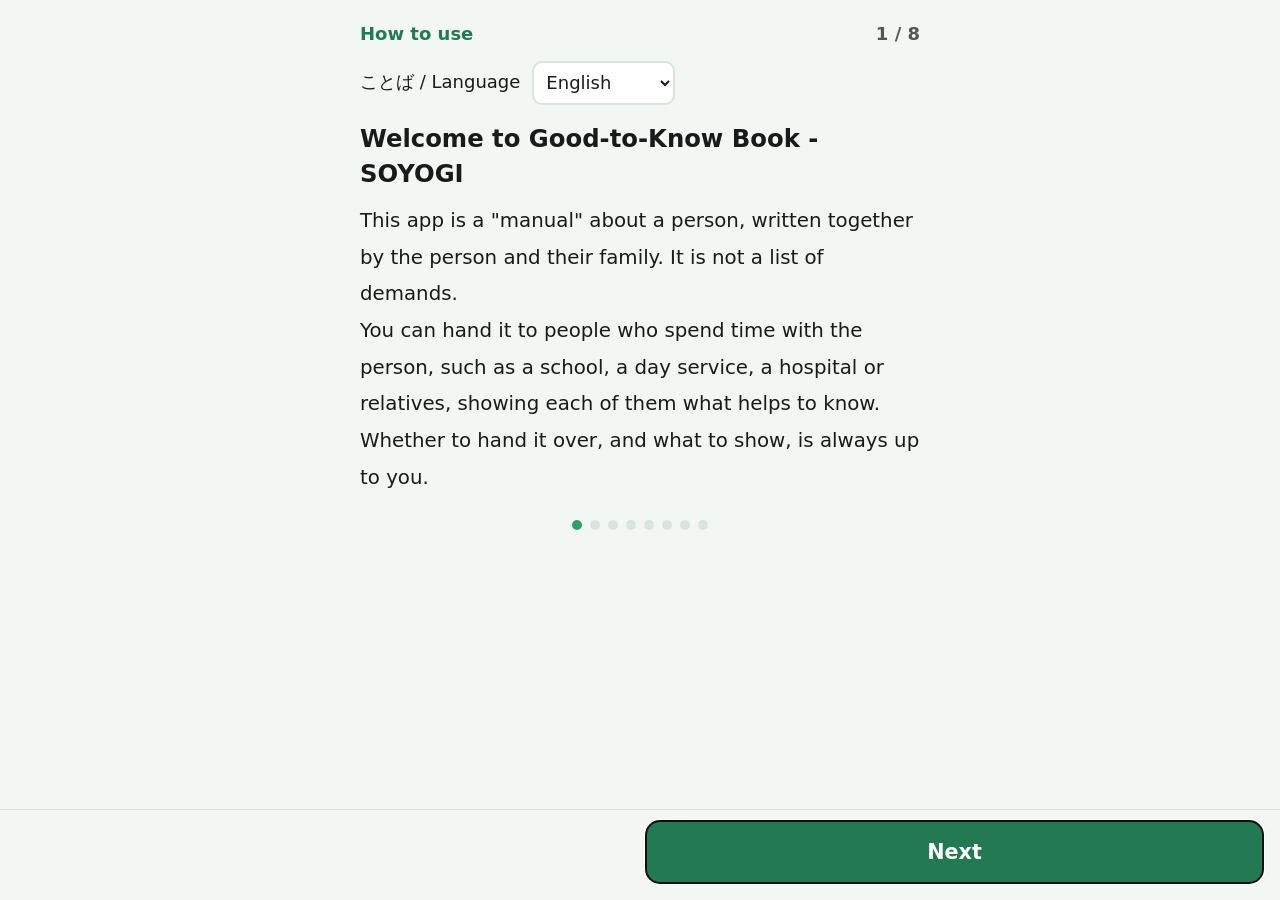
<file: index.html>
<!DOCTYPE html>
<html lang="ja">
<head>
<meta charset="UTF-8">
<meta name="viewport" content="width=device-width, initial-scale=1, viewport-fit=cover">
<meta name="theme-color" content="#2e9e6b">
<title>知って欲しい事ブック・そよぎ</title>
<meta name="description" content="家族が本人と一緒に作り、学校・預け先・医療機関に渡すサポートブック。1枚目に絶対にしないでほしいこと。端末内のみ・オフライン・登録なし。">
<link rel="manifest" href="manifest.json">
<link rel="icon" href="icons/icon-192.png">
<link rel="apple-touch-icon" href="icons/icon-192.png">
<link rel="stylesheet" href="style.css">
</head>
<body class="fs0">
<header id="hd">
  <div id="hd-title">知って欲しい事ブック・そよぎ</div>
  <div id="hd-right">
    <div id="lang-wrap">
      <span class="lang-label">Language</span>
      <select id="set-lang" aria-label="Language 言語">
        <option value="ja">日本語</option>
        <option value="en">English</option>
        <option value="de">Deutsch</option>
        <option value="fr">Français</option>
        <option value="es">Español</option>
        <option value="it">Italiano</option>
        <option value="pt">Português</option>
        <option value="nl">Nederlands</option>
        <option value="sv">Svenska</option>
        <option value="ko">한국어</option>
        <option value="zh">简体中文</option>
        <option value="ar">العربية</option>
      </select>
    </div>
  </div>
</header>

<main id="main">

  <!-- ホーム(screens/home.js が描く) -->
  <section id="scr-home" class="screen" data-scr="home"></section>
  <!-- かく(節の一覧) / 節の入力 / わたす / きょうの3つ / 「説明書です」のページ -->
  <section id="scr-book" class="screen hidden" data-scr="book"></section>
  <section id="scr-sec" class="screen hidden" data-scr="sec"></section>
  <section id="scr-give" class="screen hidden" data-scr="give"></section>
  <section id="scr-three" class="screen hidden" data-scr="three"></section>
  <section id="scr-about" class="screen hidden" data-scr="about"></section>

  <!-- BUILDER: 画面を足すときは
       <section id="scr-<id>" class="screen hidden" data-scr="<id>"></section>
       を追加し、screens/<id>.js で window.SCREENS.register('<id>', { render(container, api){...} }) する。
       ナビは下の #navbar に <button id="nav-<id>" class="nav-btn" data-scr="<id>"></button> を足す(合計6個まで)。
       i18n.js の nav.<id> にラベルを入れる(ja と en の両方)。sw.js の ASSETS にも screens/<id>.js を足す。 -->

  <!-- せってい(共通シェル。文言は app.js の I18N_MAP が入れる) -->
  <section id="scr-set" class="screen hidden" data-scr="set">
    <h2 id="set-h-normal" class="sec-h"></h2>
    <div class="set-row"><span id="lbl-fs"></span><button id="btn-fs" class="set-btn"></button></div>
    <div class="set-row"><span id="lbl-theme"></span><button id="btn-theme" class="set-btn"></button></div>
    <div class="set-row"><span id="lbl-bgm"></span><button id="btn-bgm" class="set-btn"></button></div>
    <div class="set-row"><span id="lbl-sound"></span><button id="btn-sound" class="set-btn"></button></div>

    <!-- BUILDER: アプリ固有の設定行はここに足す(id は set-app-* で) -->
    <div id="set-app-rows"></div>

    <!-- はじめての つかいかた を もう一度(app.js openGuide・GUIDE_AGAIN=false なら隠す) -->
    <div id="set-guide-row" class="set-row"><span id="lbl-guide"></span><button id="btn-guide" class="set-btn"></button></div>

    <h2 id="set-h-backup" class="sec-h"></h2>
    <p id="bk-hint" class="hint"></p>
    <div class="bk-row">
      <button id="bk-export" class="set-btn"></button>
      <button id="bk-import" class="set-btn"></button>
    </div>
    <input id="bk-file" type="file" accept="application/json,.json" class="hidden">

    <p id="set-note" class="hint"></p>
    <p class="credit"><a id="link-privacy" href="privacy.html"></a></p>
    <p class="credit"><a id="about-credit" href="https://soudansoyogi.com/" target="_blank" rel="noopener"></a></p>
    <p id="about-ver" class="credit"></p>
  </section>

</main>

<nav id="navbar">
  <button id="nav-home" class="nav-btn active" data-scr="home"></button>
  <button id="nav-book" class="nav-btn" data-scr="book"></button>
  <button id="nav-give" class="nav-btn" data-scr="give"></button>
  <button id="nav-three" class="nav-btn" data-scr="three"></button>
  <button id="nav-set" class="nav-btn" data-scr="set"></button>
</nav>

<div id="toast" class="toast" role="status" aria-live="polite"></div>

<script src="audio.js"></script>
<script src="tap.js"></script>
<script src="i18n.js"></script>
<script src="photo.js"></script>
<script src="screens/router.js"></script>
<script src="screens/common.js"></script>
<script src="screens/home.js"></script>
<script src="screens/book.js"></script>
<script src="screens/sec.js"></script>
<script src="screens/give.js"></script>
<script src="screens/three.js"></script>
<script src="screens/about.js"></script>
<script src="app.js"></script>
</body>
</html>
</file>
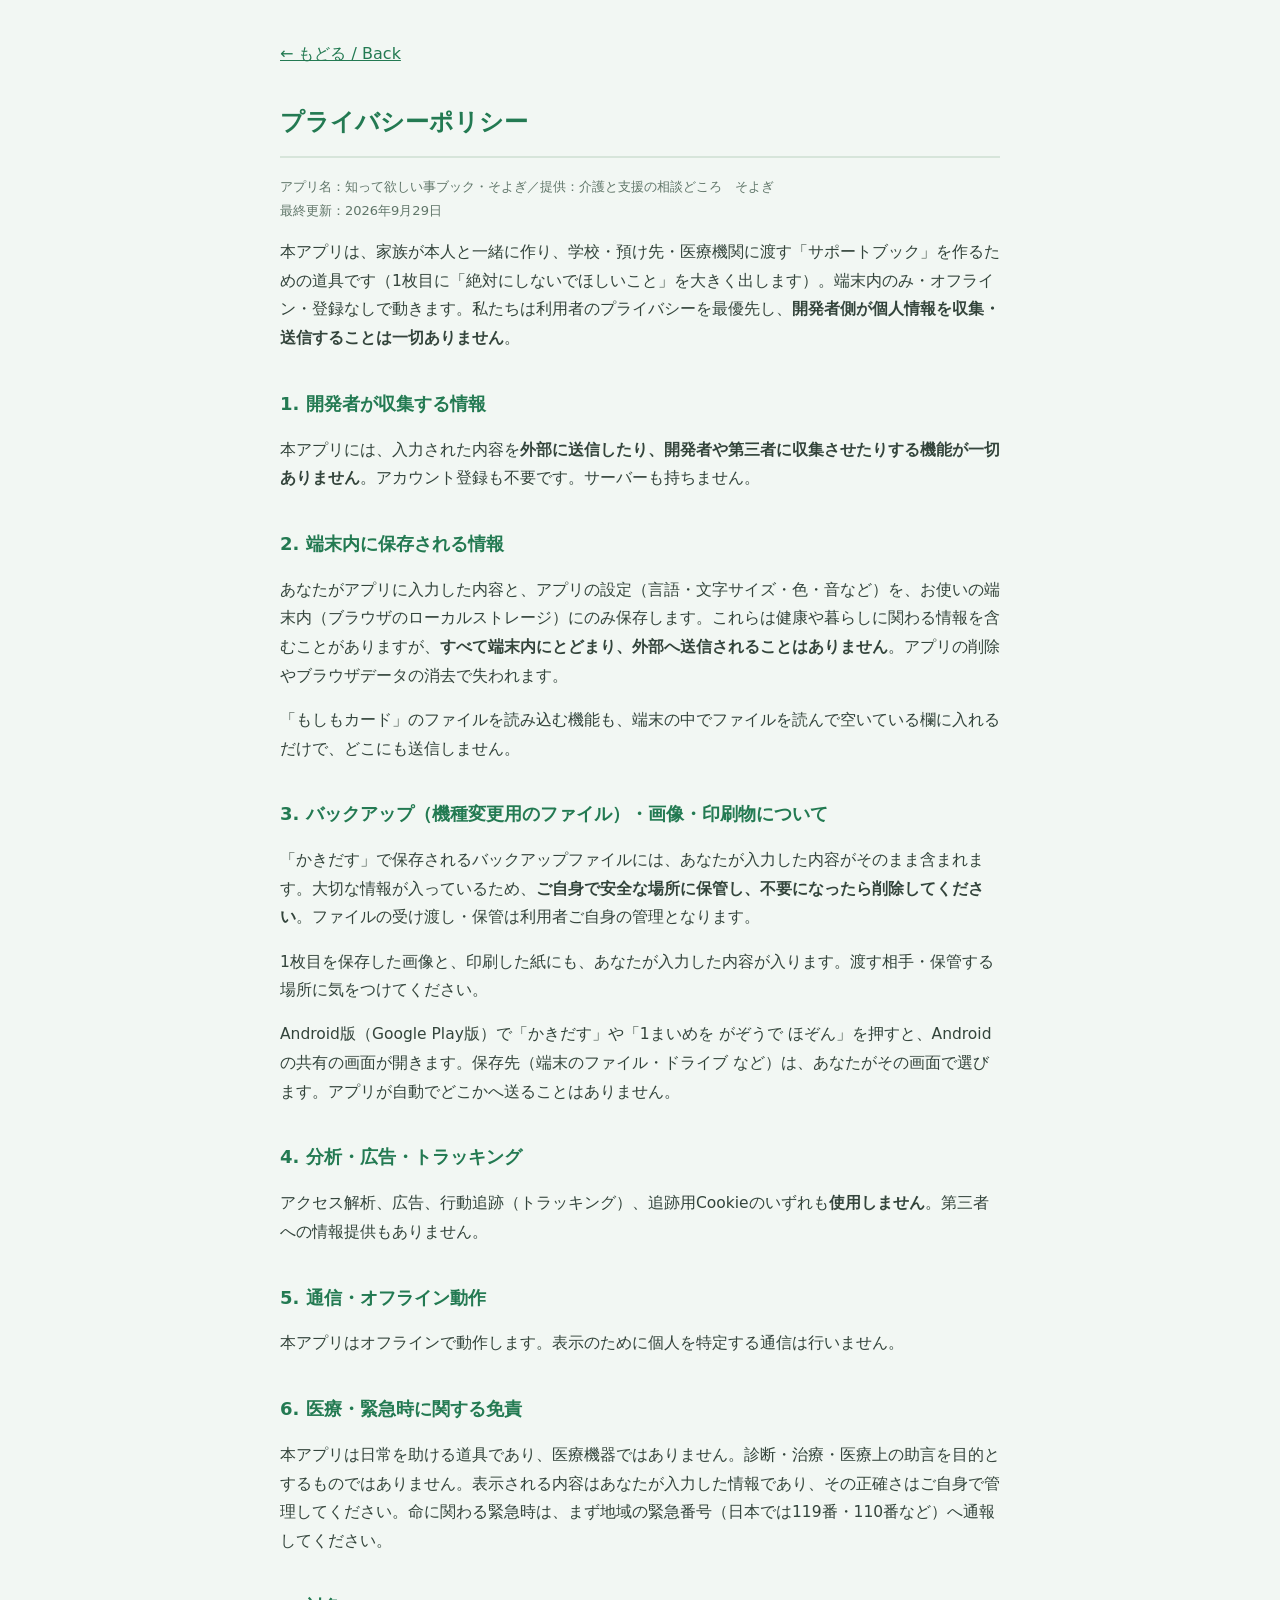
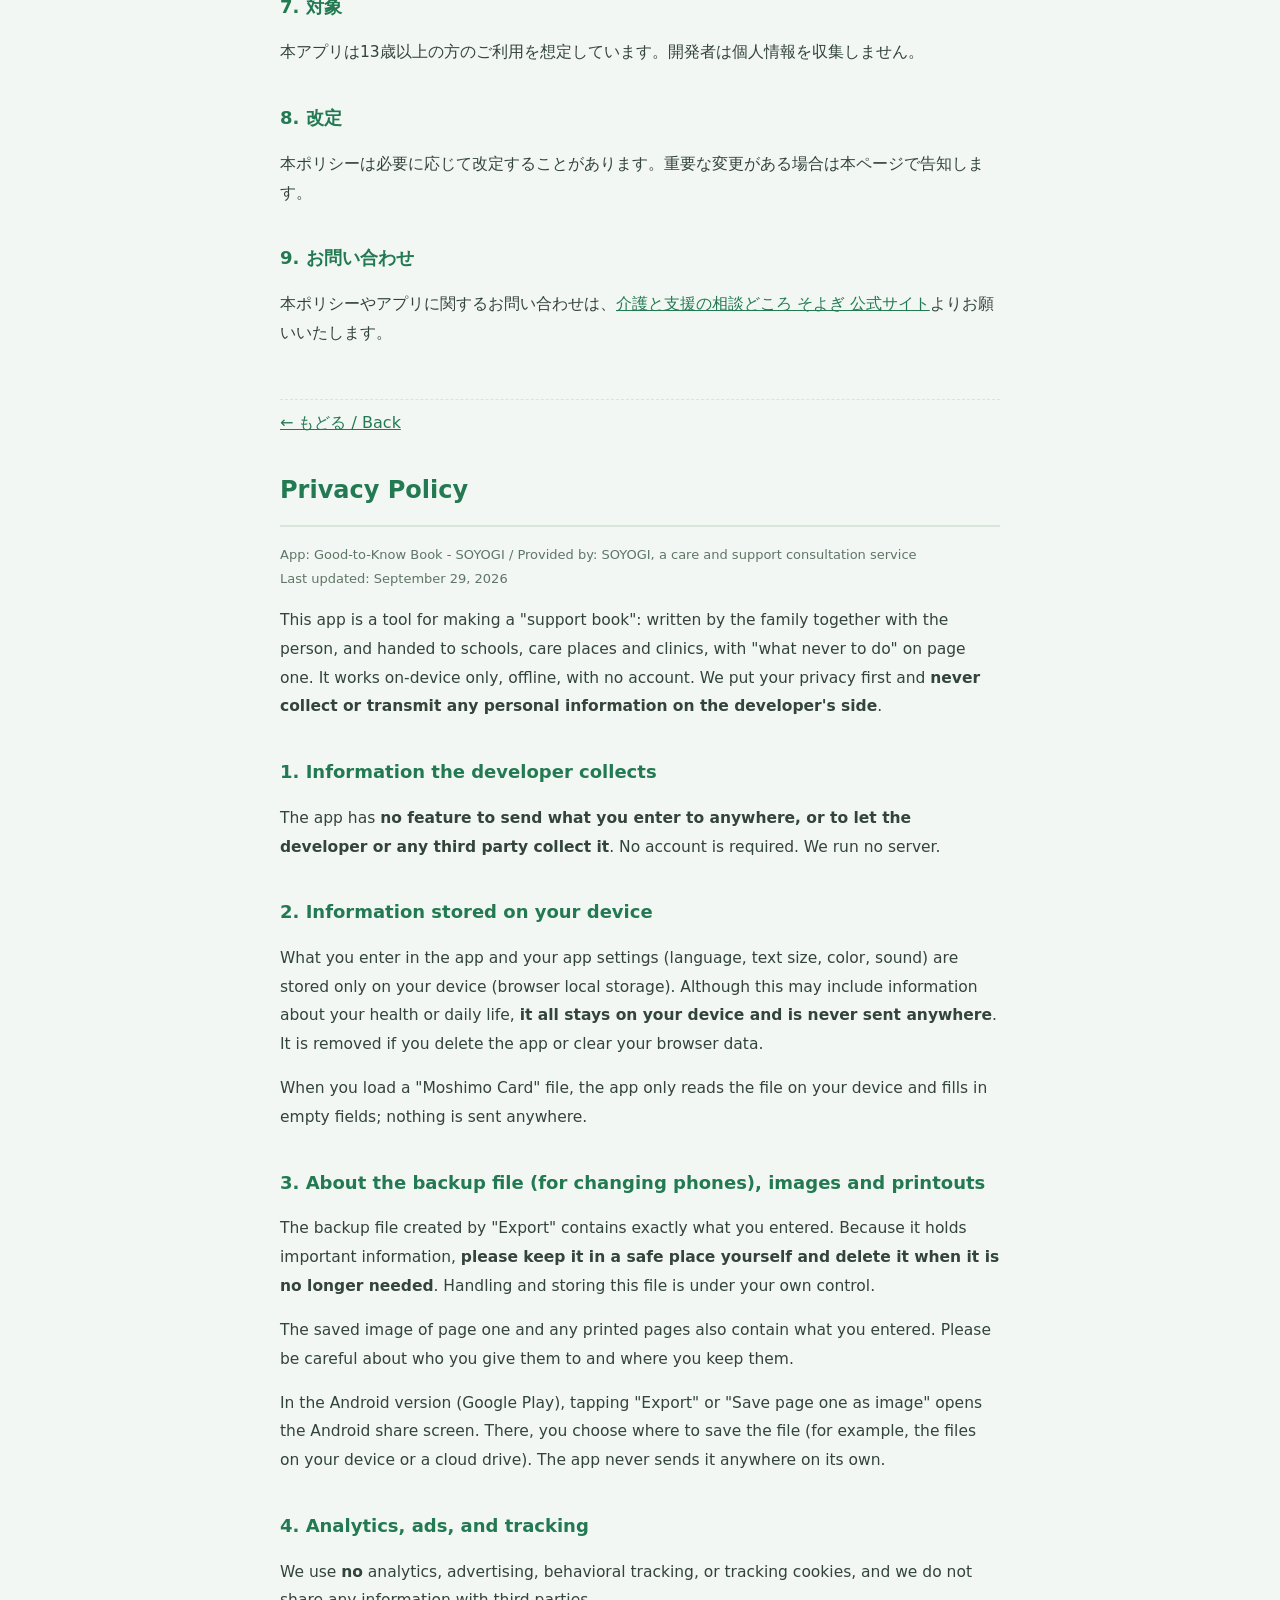
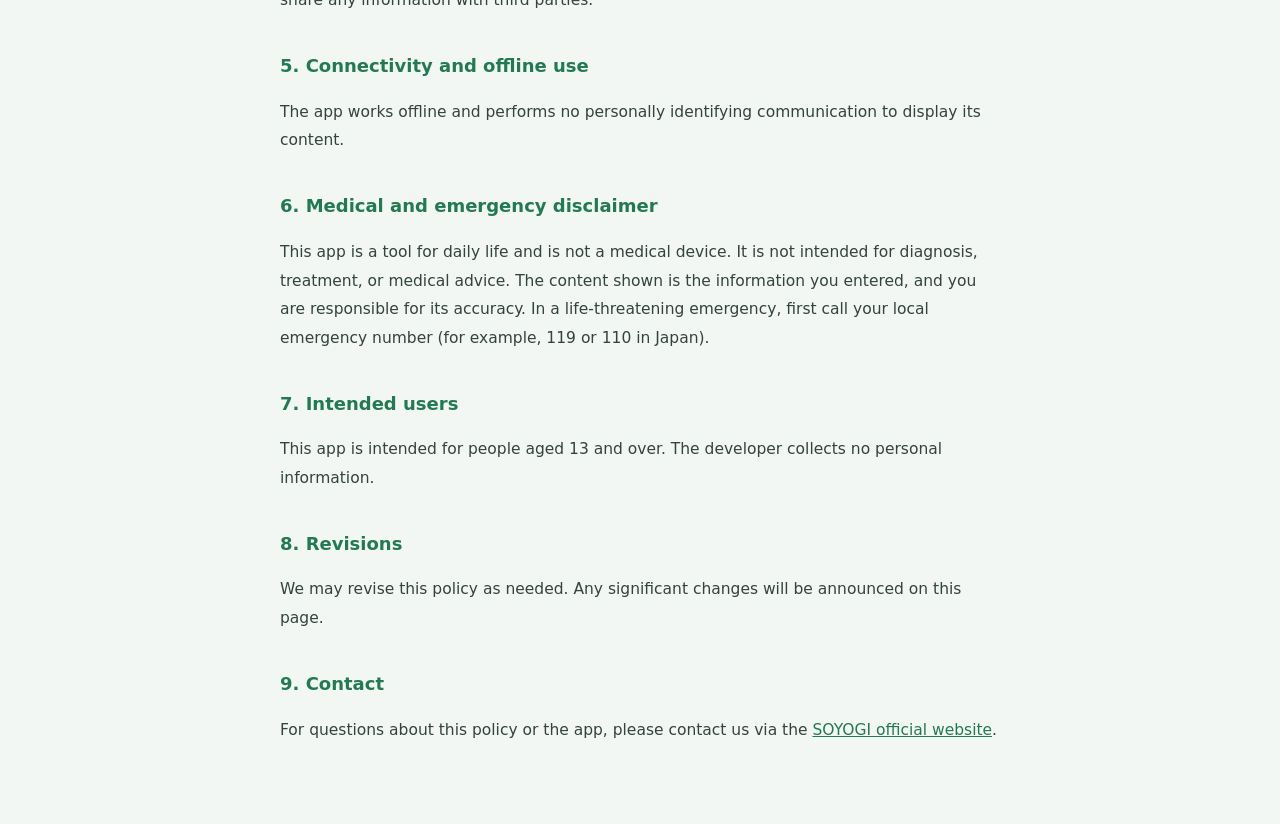
<file: privacy.html>
<!DOCTYPE html>
<html lang="ja">
<head>
<meta charset="UTF-8">
<meta name="viewport" content="width=device-width, initial-scale=1.0">
<meta name="theme-color" content="#2e9e6b">
<title>プライバシーポリシー｜知って欲しい事ブック・そよぎ</title>
<link rel="icon" href="icons/icon-192.png">
<style>
  :root{ --brand:#237a52; --ink:#33443b; --soft:#5f7568; --line:#d7e5da; --bg:#f2f7f3; }
  *{box-sizing:border-box;}
  body{ margin:0; background:var(--bg); color:var(--ink); font-family:"Hiragino Kaku Gothic ProN","Yu Gothic UI","Noto Sans JP","Segoe UI",system-ui,sans-serif; line-height:1.85; }
  main{ max-width:760px; margin:0 auto; padding:32px 20px 64px; }
  h1{ font-size:24px; color:var(--brand); border-bottom:2px solid var(--line); padding-bottom:12px; }
  h2{ font-size:18px; color:var(--brand); margin-top:34px; }
  p,li{ font-size:15.5px; }
  ul{ padding-left:22px; }
  .meta{ color:var(--soft); font-size:13px; }
  .back{ display:inline-flex; align-items:center; min-height:44px; padding:0 12px 0 0; margin-bottom:8px; color:var(--brand); }
  .lang-sep{ margin:52px 0 0; border:0; border-top:1px dashed var(--line); }
  a{ color:var(--brand); }
</style>
</head>
<body>
<main>
  <a class="back" href="./">← もどる / Back</a>
  <h1>プライバシーポリシー</h1>
  <p class="meta">アプリ名：知って欲しい事ブック・そよぎ／提供：介護と支援の相談どころ　そよぎ<br>最終更新：2026年9月29日</p>

  <p>本アプリは、家族が本人と一緒に作り、学校・預け先・医療機関に渡す「サポートブック」を作るための道具です（1枚目に「絶対にしないでほしいこと」を大きく出します）。端末内のみ・オフライン・登録なしで動きます。私たちは利用者のプライバシーを最優先し、<strong>開発者側が個人情報を収集・送信することは一切ありません</strong>。</p>

  <h2>1. 開発者が収集する情報</h2>
  <p>本アプリには、入力された内容を<strong>外部に送信したり、開発者や第三者に収集させたりする機能が一切ありません</strong>。アカウント登録も不要です。サーバーも持ちません。</p>

  <h2>2. 端末内に保存される情報</h2>
  <!-- BUILDER: このアプリが端末内に保存する情報を具体的に書く(例: 登録した手順・写真・記録・設定) -->
  <p>あなたがアプリに入力した内容と、アプリの設定（言語・文字サイズ・色・音など）を、お使いの端末内（ブラウザのローカルストレージ）にのみ保存します。これらは健康や暮らしに関わる情報を含むことがありますが、<strong>すべて端末内にとどまり、外部へ送信されることはありません</strong>。アプリの削除やブラウザデータの消去で失われます。</p>
  <p>「もしもカード」のファイルを読み込む機能も、端末の中でファイルを読んで空いている欄に入れるだけで、どこにも送信しません。</p>

  <h2>3. バックアップ（機種変更用のファイル）・画像・印刷物について</h2>
  <p>「かきだす」で保存されるバックアップファイルには、あなたが入力した内容がそのまま含まれます。大切な情報が入っているため、<strong>ご自身で安全な場所に保管し、不要になったら削除してください</strong>。ファイルの受け渡し・保管は利用者ご自身の管理となります。</p>
  <p>1枚目を保存した画像と、印刷した紙にも、あなたが入力した内容が入ります。渡す相手・保管する場所に気をつけてください。</p>
  <p>Android版（Google Play版）で「かきだす」や「1まいめを がぞうで ほぞん」を押すと、Androidの共有の画面が開きます。保存先（端末のファイル・ドライブ など）は、あなたがその画面で選びます。アプリが自動でどこかへ送ることはありません。</p>

  <h2>4. 分析・広告・トラッキング</h2>
  <p>アクセス解析、広告、行動追跡（トラッキング）、追跡用Cookieのいずれも<strong>使用しません</strong>。第三者への情報提供もありません。</p>

  <h2>5. 通信・オフライン動作</h2>
  <p>本アプリはオフラインで動作します。表示のために個人を特定する通信は行いません。</p>

  <h2>6. 医療・緊急時に関する免責</h2>
  <p>本アプリは日常を助ける道具であり、医療機器ではありません。診断・治療・医療上の助言を目的とするものではありません。表示される内容はあなたが入力した情報であり、その正確さはご自身で管理してください。命に関わる緊急時は、まず地域の緊急番号（日本では119番・110番など）へ通報してください。</p>

  <h2>7. 対象</h2>
  <p>本アプリは13歳以上の方のご利用を想定しています。開発者は個人情報を収集しません。</p>

  <h2>8. 改定</h2>
  <p>本ポリシーは必要に応じて改定することがあります。重要な変更がある場合は本ページで告知します。</p>

  <h2>9. お問い合わせ</h2>
  <p>本ポリシーやアプリに関するお問い合わせは、<a href="https://soudansoyogi.com/" target="_blank" rel="noopener noreferrer">介護と支援の相談どころ そよぎ 公式サイト</a>よりお願いいたします。</p>

  <hr class="lang-sep">

  <a class="back" href="./">← もどる / Back</a>
  <h1>Privacy Policy</h1>
  <p class="meta">App: Good-to-Know Book - SOYOGI / Provided by: SOYOGI, a care and support consultation service<br>Last updated: September 29, 2026</p>

  <p>This app is a tool for making a "support book": written by the family together with the person, and handed to schools, care places and clinics, with "what never to do" on page one. It works on-device only, offline, with no account. We put your privacy first and <strong>never collect or transmit any personal information on the developer's side</strong>.</p>

  <h2>1. Information the developer collects</h2>
  <p>The app has <strong>no feature to send what you enter to anywhere, or to let the developer or any third party collect it</strong>. No account is required. We run no server.</p>

  <h2>2. Information stored on your device</h2>
  <!-- BUILDER: list concretely what this app stores on the device -->
  <p>What you enter in the app and your app settings (language, text size, color, sound) are stored only on your device (browser local storage). Although this may include information about your health or daily life, <strong>it all stays on your device and is never sent anywhere</strong>. It is removed if you delete the app or clear your browser data.</p>
  <p>When you load a "Moshimo Card" file, the app only reads the file on your device and fills in empty fields; nothing is sent anywhere.</p>

  <h2>3. About the backup file (for changing phones), images and printouts</h2>
  <p>The backup file created by "Export" contains exactly what you entered. Because it holds important information, <strong>please keep it in a safe place yourself and delete it when it is no longer needed</strong>. Handling and storing this file is under your own control.</p>
  <p>The saved image of page one and any printed pages also contain what you entered. Please be careful about who you give them to and where you keep them.</p>
  <p>In the Android version (Google Play), tapping "Export" or "Save page one as image" opens the Android share screen. There, you choose where to save the file (for example, the files on your device or a cloud drive). The app never sends it anywhere on its own.</p>

  <h2>4. Analytics, ads, and tracking</h2>
  <p>We use <strong>no</strong> analytics, advertising, behavioral tracking, or tracking cookies, and we do not share any information with third parties.</p>

  <h2>5. Connectivity and offline use</h2>
  <p>The app works offline and performs no personally identifying communication to display its content.</p>

  <h2>6. Medical and emergency disclaimer</h2>
  <p>This app is a tool for daily life and is not a medical device. It is not intended for diagnosis, treatment, or medical advice. The content shown is the information you entered, and you are responsible for its accuracy. In a life-threatening emergency, first call your local emergency number (for example, 119 or 110 in Japan).</p>

  <h2>7. Intended users</h2>
  <p>This app is intended for people aged 13 and over. The developer collects no personal information.</p>

  <h2>8. Revisions</h2>
  <p>We may revise this policy as needed. Any significant changes will be announced on this page.</p>

  <h2>9. Contact</h2>
  <p>For questions about this policy or the app, please contact us via the <a href="https://soudansoyogi.com/" target="_blank" rel="noopener noreferrer">SOYOGI official website</a>.</p>
</main>
</body>
</html>
</file>
<file: style.css>
/* 知って欲しい事ブック・そよぎ スタイル(そよぎアプリ・キット v1)
   ・そよぎブランド4色(明るい緑/水色/白/黒) = 4テーマ(body data-theme)
   ・シェルは縦フレックス(ヘッダー=上固定 / #main=スクロール / ナビ=下固定)。100dvh・特大文字でも下端まで届く
   ・大人の尊厳を保つ落ち着いたトーン。機能色のみ。でか文字・大ボタン(44px以上)・.pressing の沈み込み(tap.js連動)
   ・targetSdk36(エッジtoエッジ)のため上下左右に env(safe-area-inset-*)。画面の上下端に余白を持つ */
:root{
  --brand:#2e9e6b;
  --bg:#f2f7f3;
  --ink:#1a1a1a;
  --card:#ffffff;
  --line:#d7e5da;
  --sub:#555;
  --alert:#d43f3f;
  --ok:#2e9e6b;
}
body[data-theme="aqua"]{ --brand:#2b8fb5; --bg:#eff7fa; --line:#cfe5ee; }
body[data-theme="white"]{ --brand:#3d8a63; --bg:#ffffff; --card:#f7f9f8; --line:#e2e6e4; }
body[data-theme="dark"]{
  --brand:#43c08a; --bg:#191d1b; --card:#242a27; --ink:#f2f2f2; --line:#3a423e; --sub:#b5bdb8;
}

*{ box-sizing:border-box; -webkit-tap-highlight-color:transparent; }
html,body{ margin:0; }
body{
  font-family:"Hiragino Sans","Yu Gothic UI","Noto Sans JP",system-ui,sans-serif;
  background:var(--bg); color:var(--ink);
  line-height:1.6;
  height:100vh; height:100dvh;
  display:flex; flex-direction:column;
  overflow:hidden;
  -webkit-touch-callout:none;
}
body.fs0{ font-size:18px; }
body.fs1{ font-size:21px; }
body.fs2{ font-size:25px; }

/* ======== ヘッダー(chromeは固定19px=fs2でも肥大させない) ======== */
header#hd{
  background:var(--brand); color:#fff;
  padding:calc(20px + env(safe-area-inset-top)) max(16px, env(safe-area-inset-right)) 12px max(16px, env(safe-area-inset-left));
  font-weight:700; font-size:19px;
  display:flex; align-items:center; justify-content:space-between; gap:14px;
  flex-shrink:0; overflow:hidden;
  min-height:calc(80px + env(safe-area-inset-top));
}
#hd-title{ flex:1; min-width:2.5em; overflow:hidden; text-overflow:ellipsis; white-space:nowrap; }
#hd-right{ display:flex; align-items:flex-end; gap:14px; flex-shrink:0; }
#lang-wrap{ display:flex; flex-direction:column; align-items:center; gap:3px; flex-shrink:0; }
.lang-label{ font-size:.55em; font-weight:700; color:#fff; line-height:1; letter-spacing:.02em; }
#hd #set-lang{
  min-height:44px; font-size:.95em; font-family:inherit;
  border:none; border-radius:8px; padding:2px 6px;
  background:#fff; color:#1a1a1a;
}
.hd-btn{
  min-height:44px; min-width:44px; padding:0 10px;
  border:none; border-radius:8px; background:rgba(255,255,255,.22); color:#fff;
  font-size:1em; font-family:inherit; font-weight:700;
}

/* ======== 本文(ここだけスクロール) ======== */
#main{
  flex:1 1 auto; min-height:0; overflow-y:auto;
  -webkit-overflow-scrolling:touch;
  width:100%; max-width:680px; margin:0 auto;
  padding:16px max(16px, env(safe-area-inset-right)) 24px max(16px, env(safe-area-inset-left));
}
.screen.hidden, .hidden, [hidden]{ display:none !important; }
.scr-title{ font-size:1.3em; margin:0 0 10px; }
.sec-h{ font-size:1.05em; margin:24px 0 8px; }
.hint{ color:var(--sub); font-size:.92em; }
.note{
  background:var(--card); border:1.5px solid var(--brand); border-radius:10px;
  padding:10px 12px; color:var(--ink); font-size:.95em; margin:0 0 10px;
}
.tagline{ font-weight:700; margin:4px 0 14px; }

/* ======== 共通部品 ======== */
.big-btn{
  display:flex; align-items:center; gap:16px; width:100%; font-size:1em;
  min-height:76px; padding:14px 20px; margin:0 0 14px;
  border:2px solid var(--brand); background:var(--card); color:var(--ink);
  border-radius:18px; font-family:inherit; text-align:left;
}
.big-btn .ico{ font-size:1.9em; line-height:1; flex:none; width:1.5em; text-align:center; }
.big-btn .lbl{ font-size:1.2em; font-weight:700; }
.big-btn.primary{ background:var(--brand); color:#fff; }
.big-btn.alert{ border-color:var(--alert); }
.big-btn.huge{ min-height:40vh; min-height:40dvh; justify-content:center; text-align:center; font-size:1.3em; }
.grid2{ display:grid; grid-template-columns:1fr 1fr; gap:12px; }
.grid2 .big-btn{ flex-direction:column; justify-content:center; text-align:center; margin:0; min-height:120px; }
.card{
  background:var(--card); border:2px solid var(--line); border-radius:16px;
  padding:12px 14px; margin:0 0 12px;
}
.card.tappable{ border-color:var(--brand); }
.row{ display:flex; align-items:center; gap:10px; }
.row.between{ justify-content:space-between; }
.btn{
  min-height:52px; min-width:52px; padding:0 18px;
  display:inline-flex; align-items:center; justify-content:center; gap:8px;
  border:2px solid var(--line); background:var(--card); color:var(--ink);
  border-radius:14px; font-family:inherit; font-size:1em; font-weight:700;
}
.btn.primary{ border-color:var(--brand); background:var(--brand); color:#fff; }
.btn.danger{ border-color:#cc3b30; color:#cc3b30; }
body[data-theme="dark"] .btn.danger{ border-color:#ef9a9a; color:#ef9a9a; }
.btn.wide{ width:100%; }
.btn-row{ display:flex; gap:10px; flex-wrap:wrap; margin:10px 0; }
.btn-row .btn{ flex:1; }
.field{ margin:12px 0; }
.field label{ display:block; font-weight:700; margin:0 0 4px; }
.field input[type="text"], .field input[type="number"], .field input[type="date"], .field input[type="time"], .field textarea, .field select{
  width:100%; font-size:1em; font-family:inherit;
  padding:10px; border:2px solid var(--line); border-radius:10px;
  background:var(--card); color:var(--ink);
}
.field textarea{ resize:vertical; min-height:2.6em; }
.list{ margin:0; padding:0; list-style:none; }
.list li{
  background:var(--card); border:2px solid var(--line); border-radius:12px;
  padding:10px 12px; margin:0 0 8px; min-height:52px;
  display:flex; align-items:center; gap:10px;
}
.list li .grow{ flex:1; min-width:0; overflow-wrap:anywhere; }
.chips{ display:flex; flex-wrap:wrap; gap:8px; }
.chip{
  min-height:44px; padding:6px 14px; border-radius:999px;
  border:2px solid var(--line); background:var(--card); color:var(--ink);
  font-family:inherit; font-size:.95em; font-weight:700;
}
.chip.on{ border-color:var(--brand); background:var(--brand); color:#fff; }
.empty{ color:var(--sub); text-align:center; padding:20px 8px; }
.photo-thumb{ width:64px; height:64px; object-fit:cover; border-radius:10px; background:var(--bg); flex:none; }
.photo-big{ width:100%; max-width:min(90vw,420px); aspect-ratio:1/1; object-fit:contain; border-radius:16px; background:var(--card); border:2px solid var(--line); display:block; margin:0 auto; }

/* ======== でか文字・見せる(全画面) ======== */
.ov{
  position:fixed; inset:0; z-index:300; background:var(--bg); color:var(--ink);
  overflow-y:auto; -webkit-overflow-scrolling:touch;
  padding:calc(20px + env(safe-area-inset-top)) max(16px, env(safe-area-inset-right))
          calc(96px + env(safe-area-inset-bottom)) max(16px, env(safe-area-inset-left));
}
.ov.show-white{ background:#fff; color:#1a1a1a; }
.ov.show-black{ background:#000; color:#fff; }
.ov-close{
  position:fixed; min-height:64px; z-index:301;
  bottom:calc(16px + env(safe-area-inset-bottom));
  left:max(16px, env(safe-area-inset-left)); right:max(16px, env(safe-area-inset-right));
  background:var(--brand); color:#fff; border:none; border-radius:12px;
  font-size:1.2em; font-weight:700; font-family:inherit;
}
.show-head{ font-size:1.3em; font-weight:800; border:3px solid var(--brand); border-radius:12px; padding:12px; text-align:center; }
.show-block{ margin-top:18px; }
.show-label{ font-size:.9em; color:var(--sub); font-weight:700; }
.show-value{ font-size:1.9em; font-weight:800; line-height:1.35; background:var(--card); border-radius:10px; padding:10px 12px; overflow-wrap:anywhere; }
.step-text{ font-size:2em; font-weight:800; line-height:1.4; text-align:center; margin:12vh 0 24px; overflow-wrap:anywhere; }
.call-btn{
  display:block; margin-top:10px; min-height:64px; line-height:64px;
  background:#2e9e6b; color:#fff; text-align:center;
  font-size:1.3em; font-weight:800; border-radius:12px; text-decoration:none;
}

/* ======== せってい ======== */
.set-row{
  display:flex; justify-content:space-between; align-items:center;
  min-height:56px; gap:12px; border-bottom:1px solid var(--line);
}
.set-btn{
  min-width:120px; min-height:48px; font-size:1em; font-family:inherit;
  border:2px solid var(--brand); background:var(--card); color:var(--ink);
  border-radius:10px;
}
select{ min-height:48px; font-size:1em; font-family:inherit; }
.bk-row{ display:flex; gap:12px; }
.bk-row .set-btn{ flex:1; }
input[type="file"].hidden{ display:none; }
.credit{ color:var(--sub); margin-top:20px; text-align:center; }
.credit a{ color:var(--brand); text-decoration:underline; display:inline-block; padding:8px 4px; }

/* ======== ナビ(下固定・最大6) ======== */
#navbar{
  flex-shrink:0; display:flex;
  background:var(--card); border-top:2px solid var(--line);
  padding-bottom:max(6px, env(safe-area-inset-bottom));
  padding-left:env(safe-area-inset-left); padding-right:env(safe-area-inset-right);
}
.nav-btn{
  flex:1; min-height:64px; min-width:44px; border:none; background:none;
  font-size:clamp(12px, 3.6vw, 16px); line-height:1.25; word-break:keep-all; font-weight:700; font-family:inherit; color:var(--sub);
  border-top:4px solid transparent; padding:4px 2px;
}
.nav-btn.active{ color:var(--brand); border-top-color:var(--brand); }
.nav-btn.hidden{ display:none; }

/* tap.js の押下フィードバック */
.pressing{ transform:scale(.97); filter:brightness(.92); }

/* アプリの中の確かめの窓(app.js askBox・Play版だけ・2026-09-29)。重ねた画面・写真の切りとりより上、トーストより下 */
.ov.ask-ov{
  z-index:360; background:rgba(0,0,0,.55); display:flex; align-items:center; justify-content:center;
  padding:calc(16px + env(safe-area-inset-top)) max(16px, env(safe-area-inset-right))
          calc(16px + env(safe-area-inset-bottom)) max(16px, env(safe-area-inset-left));
}
.ask-box{ background:var(--card); color:var(--ink); border:2px solid var(--line); border-radius:16px; padding:20px 16px 16px; width:min(100%, 460px); max-height:100%; overflow-y:auto; }
.ask-msg{ font-size:1.15em; font-weight:700; line-height:1.55; margin:0 0 18px; word-break:keep-all; overflow-wrap:anywhere; white-space:pre-wrap; }   /* 分かち書きの空白で折る(語の途中で切らない) */
.ask-row{ display:flex; flex-wrap:wrap; gap:10px; }
.ask-row .btn{ flex:1 1 7em; min-height:56px; font-size:1.1em; }

/* トースト */
.toast{
  position:fixed; bottom:calc(96px + env(safe-area-inset-bottom)); left:50%; transform:translateX(-50%);
  background:#333; color:#fff; padding:10px 18px; border-radius:999px;
  opacity:0; transition:opacity .25s; pointer-events:none; z-index:400; max-width:88%; width:max-content;
}
.toast.show{ opacity:1; }

/* ======== 写真の取り込みとトリミング(photo.js) ======== */
.photo-ov{
  position:fixed; inset:0; z-index:350; background:var(--bg); color:var(--ink);
  display:flex; flex-direction:column; align-items:center; overflow-y:auto;
  padding:calc(20px + env(safe-area-inset-top)) 16px calc(24px + env(safe-area-inset-bottom));
}
.photo-ov-title{ font-size:1.18em; font-weight:700; margin:0 0 6px; text-align:center; }
.photo-ov-hint{ color:var(--sub); font-size:.92em; text-align:center; margin:0 0 14px; max-width:22em; }
.photo-crop-canvas{
  width:min(80vw,300px); height:min(80vw,300px); max-width:300px; max-height:300px;
  border-radius:12px; border:2px solid var(--brand); background:#000; touch-action:none; display:block;
}
.photo-dpad{ display:grid; grid-template-columns:repeat(3,52px); grid-template-rows:repeat(3,52px); gap:6px; margin:14px 0 6px; justify-content:center; }
.photo-nudge{ min-width:52px; min-height:52px; border:2px solid var(--line); background:var(--card); color:var(--ink); border-radius:12px; font-size:1.2em; font-family:inherit; }
.photo-nudge.spacer{ border:none; background:none; }
.photo-zoom-row{ display:flex; align-items:center; gap:10px; width:100%; max-width:340px; margin:8px 0 2px; }
.photo-zoom-row input[type="range"]{ flex:1; min-height:44px; accent-color:var(--brand); }
.photo-row{ display:flex; gap:12px; justify-content:center; flex-wrap:wrap; width:100%; max-width:420px; margin-top:12px; }
.photo-file{ display:none; }

/* ======== サポートブック固有(screens/*.js が使う) ======== */
/* くろ(dark)テーマ: ブランド色の地の上の文字は濃い色に(白だと 2.3:1 しかない。濃い色で 7:1)。ブランド色そのものは変えない */
body[data-theme="dark"] header#hd, body[data-theme="dark"] .lang-label,
body[data-theme="dark"] .big-btn.primary, body[data-theme="dark"] .btn.primary, body[data-theme="dark"] .chip.on,
body[data-theme="dark"] .ov-close, body[data-theme="dark"] .three-num{ color:#10231a; }
/* 大ボタンの文字: 一語が長い言語(nl/en/fr/it/sv)で 幅がせまく字が大きいとき、枠の外へ出さずに折り返す */
.big-btn .lbl{ min-width:0; overflow-wrap:break-word; hyphens:auto; }
/* 押せない まえ/つぎ は うすく(押せるほうと見分ける) */
.btn:disabled{ opacity:.35; }
.sb-sec-btn .sb-sec-text{ display:flex; flex-direction:column; gap:2px; flex:1; min-width:0; }
.sb-sec-btn .cnt{ font-size:.85em; color:var(--sub); font-weight:700; }
.sb-mini-label{ font-size:.85em; color:var(--sub); font-weight:700; margin-top:6px; }
.sb-pre{ white-space:pre-wrap; overflow-wrap:anywhere; }
.sb-first-card{ border-color:var(--alert); }
.sb-hint{ white-space:pre-wrap; }
.sb-q textarea{ min-height:4.2em; }
.sb-presets .chip, .sb-outsecs .chip{ flex:1 1 auto; }
.sb-presets{ margin:6px 0 4px; }
.sb-caution{ margin-top:14px; }
/* よみかえす・プレビュー: 下に2つのボタンを固定(もどる/すすむ) */
.sb-ovbar{
  position:fixed; z-index:301; display:flex; gap:10px;
  bottom:calc(16px + env(safe-area-inset-bottom));
  left:max(16px, env(safe-area-inset-left)); right:max(16px, env(safe-area-inset-right));
}
.sb-ovbar .btn{ flex:1 1 0; min-width:0; min-height:64px; font-size:1.1em; font-weight:700; }
.sb-rv-hint{ margin:12px 0 0; }
.sb-rv-val{ font-size:1.05em; line-height:1.45; background:var(--card); border-radius:10px; padding:8px 10px; overflow-wrap:anywhere; }
.sb-pv-img{ display:block; width:100%; max-width:420px; height:auto; margin:14px auto 0; border:2px solid var(--line); background:#fff; }
.sb-pv-small{ margin:12px 0 0; }
.sb-date{ margin:8px 0 0; text-align:center; font-weight:700; }
.sb-bknudge{ margin-top:14px; }
.sb-bknudge .btn-row{ margin:8px 0 0; }
.sb-ex-btn{ margin:0 0 12px; }
.sb-progress{ margin:0 0 12px; }
.sb-about p{ margin:0 0 12px; }
.sb-about-head{ font-weight:800; font-size:1.15em; }
.show-sec{ font-size:1.15em; font-weight:800; margin:22px 0 6px; border-left:6px solid var(--brand); padding-left:10px; }
/* 空白の無い長い呼び名・見出しでも 枠の右で切れない(印刷も同じ) */
.show-head, .show-sec, .show-label{ overflow-wrap:anywhere; }
.show-first{ border:3px solid var(--alert); border-radius:12px; padding:12px; margin-top:16px; }
.show-first .show-sec{ border-left-color:var(--alert); margin-top:0; }
.show-first .show-value{ font-size:1.6em; }
.show-para{ font-size:1.05em; line-height:1.7; white-space:pre-wrap; }
.sb-lead{ margin:14px 0 0; }
.sb-footer{ margin-top:26px; border-top:2px solid var(--line); padding-top:12px; }
.sb-by{ margin-top:6px; }
.three-big{
  display:flex; align-items:center; gap:14px;
  font-size:1.7em; font-weight:800; line-height:1.4;
  border:3px solid var(--brand); border-radius:14px; padding:14px; margin:14px 0; overflow-wrap:anywhere;
}
.three-num{ flex:none; display:inline-flex; align-items:center; justify-content:center; width:1.6em; height:1.6em; border-radius:50%; background:var(--brand); color:#fff; font-size:.85em; }
/* 文字用の緑(--brand-ink): 白い字を載せる緑の地と、緑そのものを文字色に使う所は 濃い緑にする(明るい3テーマで 4.5:1 以上)。
   枠・線・飾りは --brand のまま。くろ は緑の地に濃い色の字(上の #10231a)なので --brand と同じ。
   あわせて 記入例(placeholder)の字の色も どのテーマでも 4.5:1 以上に(ブラウザ既定の #757575 は しろ 4.36・くろ 3.18 だった) */
:root{ --brand-ink:#237a52; --ph:#6e6e6e; }
body[data-theme="aqua"]{ --brand-ink:#1f6f8f; }
body[data-theme="white"]{ --brand-ink:#237a52; }
body[data-theme="dark"]{ --brand-ink:var(--brand); --ph:#9a9a9a; }
header#hd, .big-btn.primary, .btn.primary, .chip.on, .ov-close, .three-num{ background:var(--brand-ink); }
.big-btn.primary, .btn.primary, .chip.on{ border-color:var(--brand-ink); } /* 塗りの縁も地と同じ色に(明るい緑の細い輪を出さない・8本でそろえる) */
.nav-btn.active, .credit a{ color:var(--brand-ink); }
.field textarea::placeholder, .field input::placeholder{ color:var(--ph); opacity:1; }

/* 印刷: 見せる画面(.ov)の本文だけを紙に出す */
@media print{
  header#hd, #navbar, #main, .toast, .ov-close, .photo-ov{ display:none !important; }
  html, body{ height:auto; overflow:visible; display:block; background:#fff; color:#000; }
  .ov{ position:static; inset:auto; overflow:visible; padding:0; background:#fff; color:#000; }
  .show-head, .show-value, .show-first, .three-big{ background:#fff; color:#000; border-color:#000; }
  .show-sec{ border-left-color:#000; }
  .show-label, .hint, .show-para{ color:#000; }
}

/* はじめての つかいかた(app.js openGuide・2026-09-30)。🔴この節はファイルの最後に置く(patch_guide.js がここから最後までを写す)。
   ほかの重ねた画面より上・確かめの窓より下。ボタンは下に固定した帯(地の色つき=長いページでも本文が透けない) */
.ov.guide-ov{ z-index:350; padding-bottom:calc(128px + env(safe-area-inset-bottom)); }
.guide-box{ width:min(100%, 560px); margin:0 auto; }
.guide-top{ display:flex; justify-content:space-between; align-items:baseline; gap:12px; }
.guide-title{ margin:0; font-weight:800; color:var(--brand-ink, var(--brand)); }
.guide-step{ margin:0; color:var(--sub); font-weight:700; white-space:nowrap; unicode-bidi:isolate; }   /* 向きは app.js が dir で決める(ar で「8 / 1」にしない) */
.guide-lang{ display:flex; align-items:center; flex-wrap:wrap; gap:8px 12px; margin:12px 0 0; }
.guide-lang select{ min-height:44px; font-size:1em; font-family:inherit; border:2px solid var(--line); border-radius:10px; background:var(--card); color:var(--ink); padding:2px 8px; }
.guide-h{ font-size:1.35em; line-height:1.45; margin:16px 0 12px; word-break:keep-all; overflow-wrap:anywhere; }
.guide-p{ font-size:1.1em; line-height:1.85; margin:0; white-space:pre-line; word-break:keep-all; overflow-wrap:anywhere; }
.guide-dots{ display:flex; justify-content:center; flex-wrap:wrap; gap:8px; margin:24px 0 0; }
.guide-dot{ width:10px; height:10px; border-radius:50%; background:var(--line); }
.guide-dot.on{ background:var(--brand); }
.guide-row{
  position:fixed; z-index:351; display:flex; gap:10px; left:0; right:0; bottom:0;
  padding:10px max(16px, env(safe-area-inset-right)) calc(16px + env(safe-area-inset-bottom)) max(16px, env(safe-area-inset-left));
  background:var(--bg); border-top:1px solid var(--line);
}
.guide-row .btn{ flex:1 1 0; min-width:0; min-height:64px; font-size:1.15em; }
</file>
